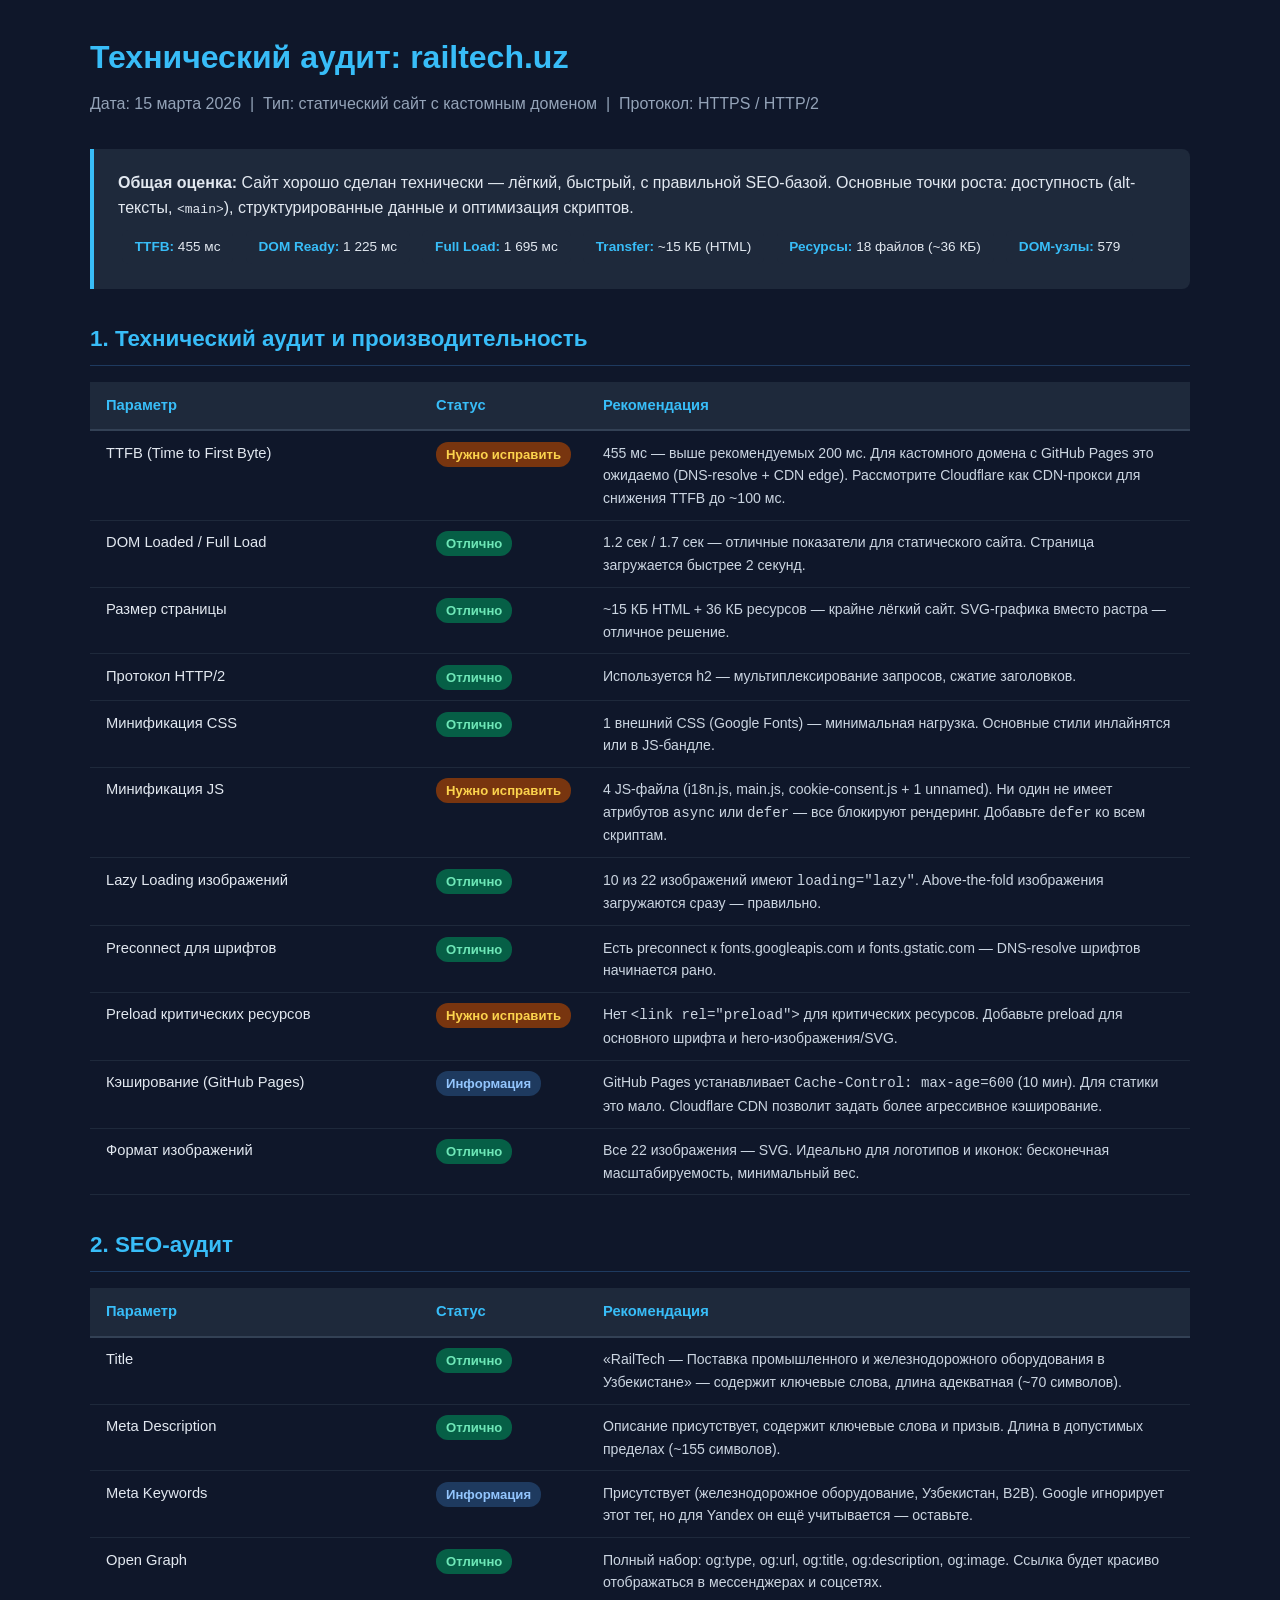
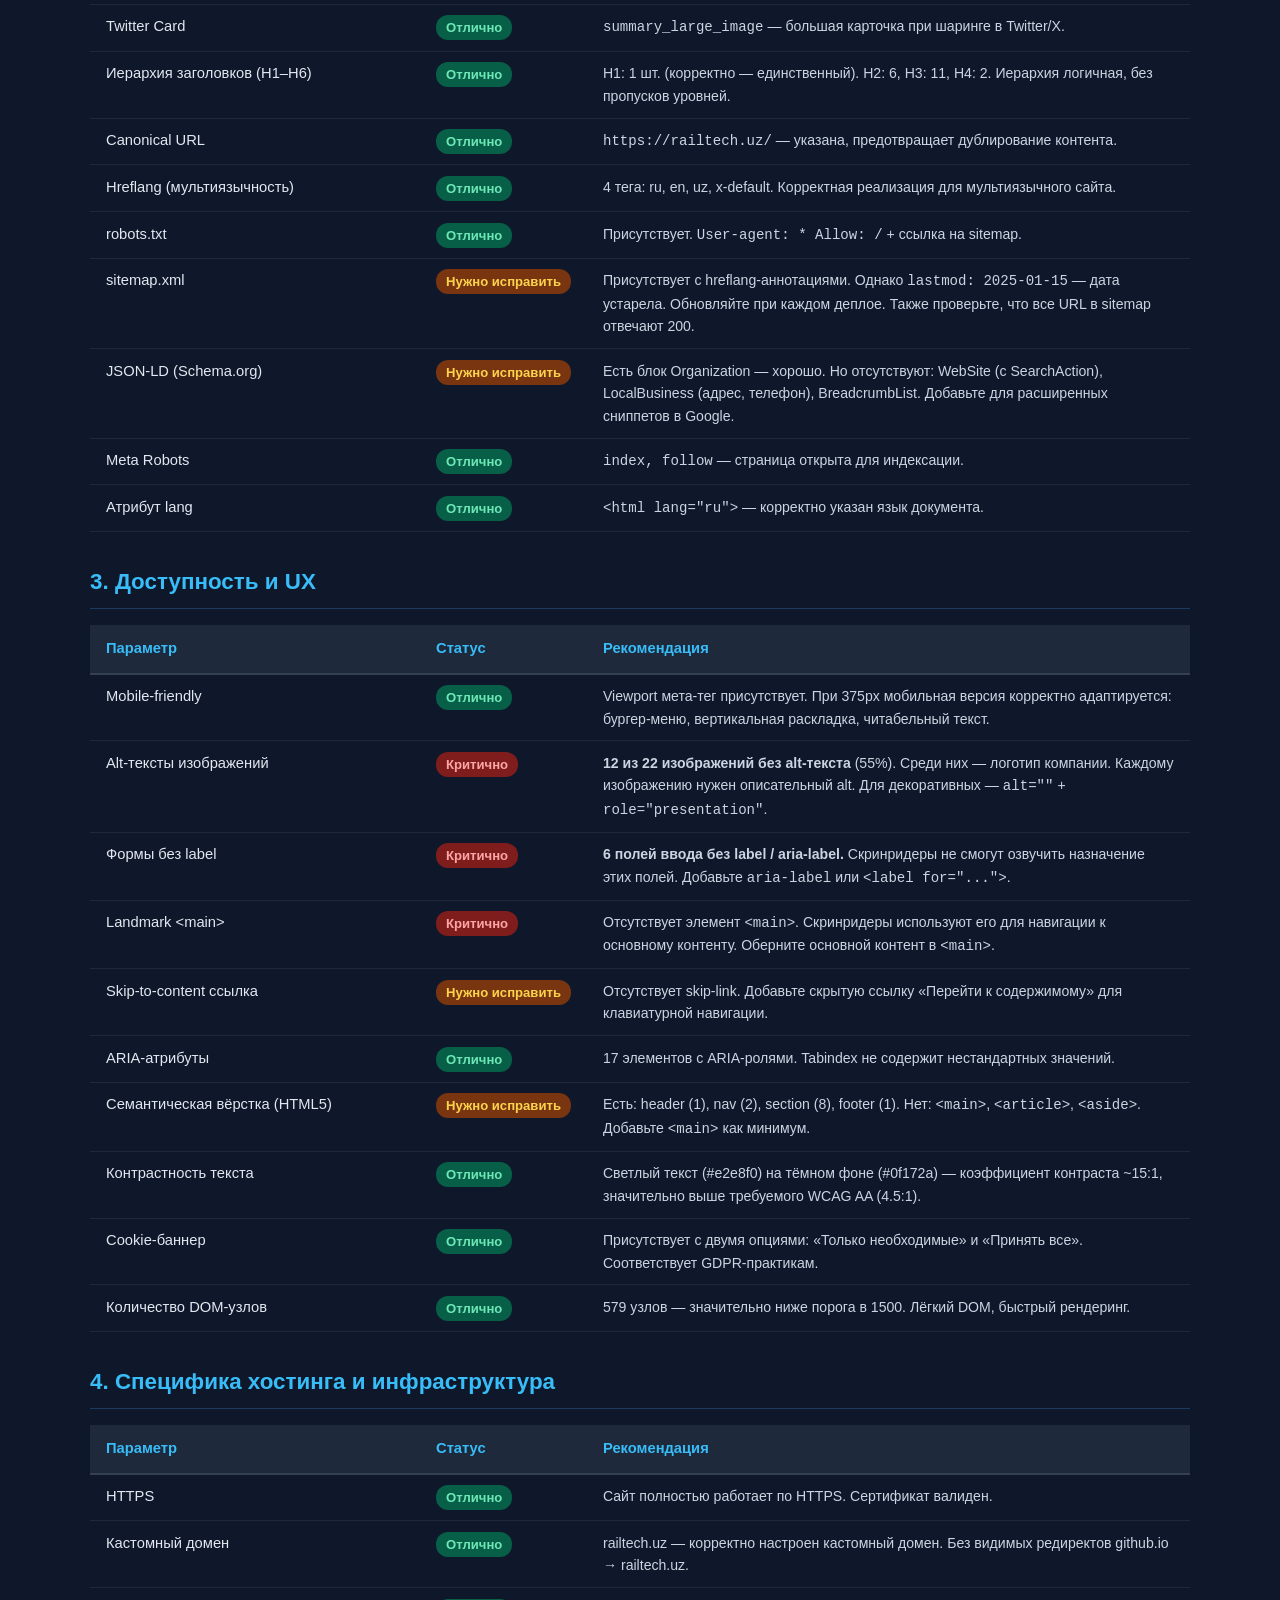
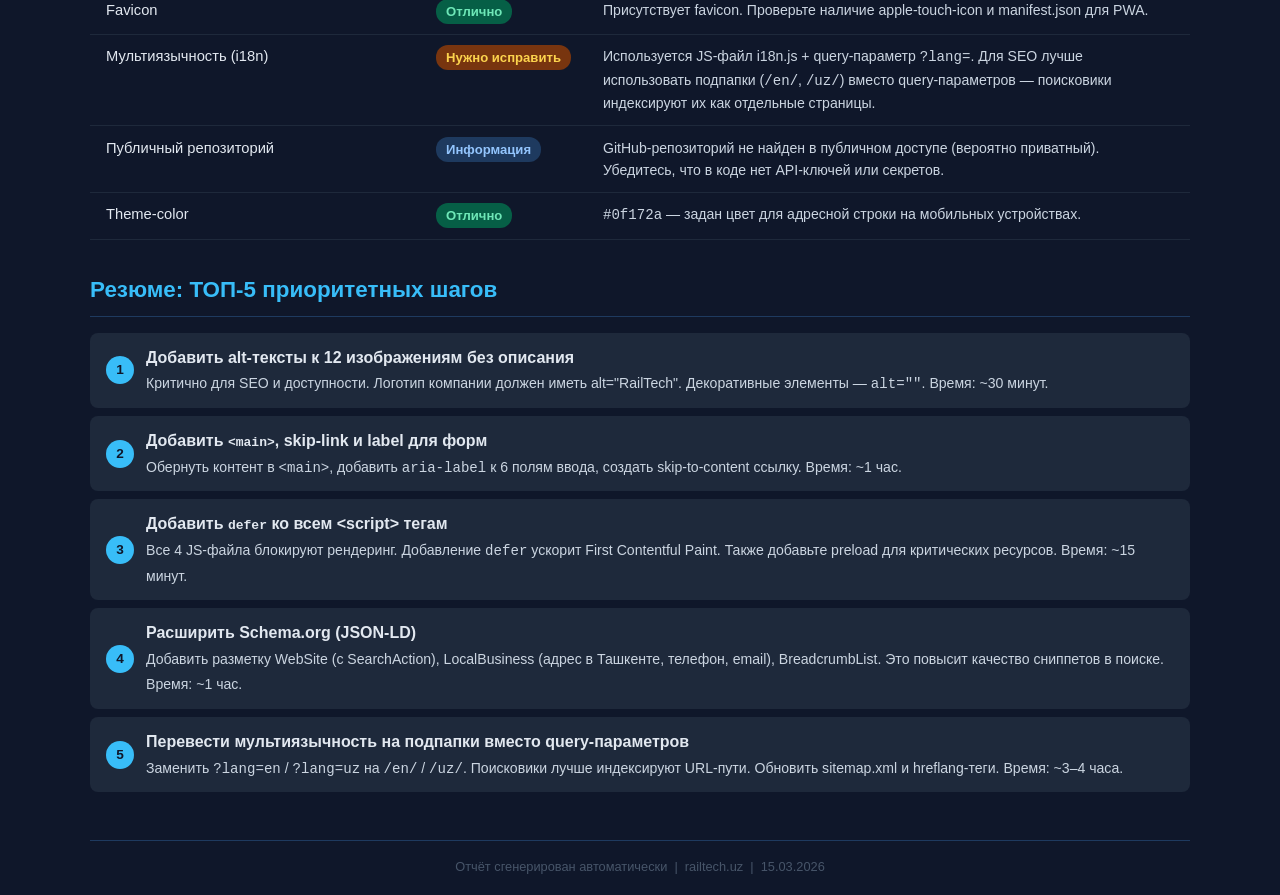
<file: railtech-audit-report.html>
<!DOCTYPE html>
<html lang="ru">
<head>
<meta charset="UTF-8">
<meta name="viewport" content="width=device-width, initial-scale=1.0">
<title>Технический аудит railtech.uz</title>
<style>
  * { box-sizing: border-box; margin: 0; padding: 0; }
  body { font-family: -apple-system, BlinkMacSystemFont, 'Segoe UI', Roboto, sans-serif; background: #0f172a; color: #e2e8f0; line-height: 1.6; padding: 2rem; }
  .container { max-width: 1100px; margin: 0 auto; }
  h1 { font-size: 2rem; margin-bottom: 0.5rem; color: #38bdf8; }
  h2 { font-size: 1.4rem; margin: 2rem 0 1rem; color: #38bdf8; border-bottom: 1px solid #1e3a5f; padding-bottom: 0.5rem; }
  h3 { font-size: 1.1rem; margin: 1.5rem 0 0.5rem; color: #94a3b8; }
  .subtitle { color: #94a3b8; margin-bottom: 2rem; }
  .summary-box { background: #1e293b; border-left: 4px solid #38bdf8; padding: 1rem 1.5rem; border-radius: 0 8px 8px 0; margin: 1.5rem 0; }
  .summary-box p { margin: 0.3rem 0; }
  table { width: 100%; border-collapse: collapse; margin: 1rem 0 2rem; font-size: 0.92rem; }
  th { background: #1e293b; color: #38bdf8; text-align: left; padding: 0.75rem 1rem; border-bottom: 2px solid #334155; }
  td { padding: 0.65rem 1rem; border-bottom: 1px solid #1e293b; vertical-align: top; }
  tr:hover td { background: #1e293b44; }
  .status { display: inline-block; padding: 2px 10px; border-radius: 12px; font-size: 0.82rem; font-weight: 600; white-space: nowrap; }
  .excellent { background: #065f46; color: #6ee7b7; }
  .fix { background: #78350f; color: #fcd34d; }
  .critical { background: #7f1d1d; color: #fca5a5; }
  .info { background: #1e3a5f; color: #93c5fd; }
  .rec { color: #cbd5e1; font-size: 0.88rem; }
  .priority-list { list-style: none; counter-reset: step; padding: 0; }
  .priority-list li { counter-increment: step; padding: 0.75rem 1rem 0.75rem 3.5rem; margin: 0.5rem 0; background: #1e293b; border-radius: 8px; position: relative; }
  .priority-list li::before { content: counter(step); position: absolute; left: 1rem; top: 50%; transform: translateY(-50%); background: #38bdf8; color: #0f172a; width: 28px; height: 28px; border-radius: 50%; display: flex; align-items: center; justify-content: center; font-weight: 700; font-size: 0.85rem; }
  .metric { display: inline-block; background: #1e293b; padding: 0.4rem 0.8rem; border-radius: 6px; margin: 0.25rem; font-size: 0.85rem; }
  .metric strong { color: #38bdf8; }
  footer { margin-top: 3rem; padding-top: 1rem; border-top: 1px solid #1e3a5f; color: #475569; font-size: 0.8rem; text-align: center; }
</style>
</head>
<body>
<div class="container">

<h1>Технический аудит: railtech.uz</h1>
<p class="subtitle">Дата: 15 марта 2026 &nbsp;|&nbsp; Тип: статический сайт с кастомным доменом &nbsp;|&nbsp; Протокол: HTTPS / HTTP/2</p>

<div class="summary-box">
  <p><strong>Общая оценка:</strong> Сайт хорошо сделан технически — лёгкий, быстрый, с правильной SEO-базой. Основные точки роста: доступность (alt-тексты, <code>&lt;main&gt;</code>), структурированные данные и оптимизация скриптов.</p>
  <p>
    <span class="metric"><strong>TTFB:</strong> 455 мс</span>
    <span class="metric"><strong>DOM Ready:</strong> 1 225 мс</span>
    <span class="metric"><strong>Full Load:</strong> 1 695 мс</span>
    <span class="metric"><strong>Transfer:</strong> ~15 КБ (HTML)</span>
    <span class="metric"><strong>Ресурсы:</strong> 18 файлов (~36 КБ)</span>
    <span class="metric"><strong>DOM-узлы:</strong> 579</span>
  </p>
</div>

<!-- ═══════════════════════════════════════════ -->
<h2>1. Технический аудит и производительность</h2>

<table>
  <thead><tr><th style="width:30%">Параметр</th><th style="width:15%">Статус</th><th>Рекомендация</th></tr></thead>
  <tbody>
    <tr>
      <td>TTFB (Time to First Byte)</td>
      <td><span class="status fix">Нужно исправить</span></td>
      <td class="rec">455 мс — выше рекомендуемых 200 мс. Для кастомного домена с GitHub Pages это ожидаемо (DNS-resolve + CDN edge). Рассмотрите Cloudflare как CDN-прокси для снижения TTFB до ~100 мс.</td>
    </tr>
    <tr>
      <td>DOM Loaded / Full Load</td>
      <td><span class="status excellent">Отлично</span></td>
      <td class="rec">1.2 сек / 1.7 сек — отличные показатели для статического сайта. Страница загружается быстрее 2 секунд.</td>
    </tr>
    <tr>
      <td>Размер страницы</td>
      <td><span class="status excellent">Отлично</span></td>
      <td class="rec">~15 КБ HTML + 36 КБ ресурсов — крайне лёгкий сайт. SVG-графика вместо растра — отличное решение.</td>
    </tr>
    <tr>
      <td>Протокол HTTP/2</td>
      <td><span class="status excellent">Отлично</span></td>
      <td class="rec">Используется h2 — мультиплексирование запросов, сжатие заголовков.</td>
    </tr>
    <tr>
      <td>Минификация CSS</td>
      <td><span class="status excellent">Отлично</span></td>
      <td class="rec">1 внешний CSS (Google Fonts) — минимальная нагрузка. Основные стили инлайнятся или в JS-бандле.</td>
    </tr>
    <tr>
      <td>Минификация JS</td>
      <td><span class="status fix">Нужно исправить</span></td>
      <td class="rec">4 JS-файла (i18n.js, main.js, cookie-consent.js + 1 unnamed). Ни один не имеет атрибутов <code>async</code> или <code>defer</code> — все блокируют рендеринг. Добавьте <code>defer</code> ко всем скриптам.</td>
    </tr>
    <tr>
      <td>Lazy Loading изображений</td>
      <td><span class="status excellent">Отлично</span></td>
      <td class="rec">10 из 22 изображений имеют <code>loading="lazy"</code>. Above-the-fold изображения загружаются сразу — правильно.</td>
    </tr>
    <tr>
      <td>Preconnect для шрифтов</td>
      <td><span class="status excellent">Отлично</span></td>
      <td class="rec">Есть preconnect к fonts.googleapis.com и fonts.gstatic.com — DNS-resolve шрифтов начинается рано.</td>
    </tr>
    <tr>
      <td>Preload критических ресурсов</td>
      <td><span class="status fix">Нужно исправить</span></td>
      <td class="rec">Нет <code>&lt;link rel="preload"&gt;</code> для критических ресурсов. Добавьте preload для основного шрифта и hero-изображения/SVG.</td>
    </tr>
    <tr>
      <td>Кэширование (GitHub Pages)</td>
      <td><span class="status info">Информация</span></td>
      <td class="rec">GitHub Pages устанавливает <code>Cache-Control: max-age=600</code> (10 мин). Для статики это мало. Cloudflare CDN позволит задать более агрессивное кэширование.</td>
    </tr>
    <tr>
      <td>Формат изображений</td>
      <td><span class="status excellent">Отлично</span></td>
      <td class="rec">Все 22 изображения — SVG. Идеально для логотипов и иконок: бесконечная масштабируемость, минимальный вес.</td>
    </tr>
  </tbody>
</table>

<!-- ═══════════════════════════════════════════ -->
<h2>2. SEO-аудит</h2>

<table>
  <thead><tr><th style="width:30%">Параметр</th><th style="width:15%">Статус</th><th>Рекомендация</th></tr></thead>
  <tbody>
    <tr>
      <td>Title</td>
      <td><span class="status excellent">Отлично</span></td>
      <td class="rec">«RailTech — Поставка промышленного и железнодорожного оборудования в Узбекистане» — содержит ключевые слова, длина адекватная (~70 символов).</td>
    </tr>
    <tr>
      <td>Meta Description</td>
      <td><span class="status excellent">Отлично</span></td>
      <td class="rec">Описание присутствует, содержит ключевые слова и призыв. Длина в допустимых пределах (~155 символов).</td>
    </tr>
    <tr>
      <td>Meta Keywords</td>
      <td><span class="status info">Информация</span></td>
      <td class="rec">Присутствует (железнодорожное оборудование, Узбекистан, B2B). Google игнорирует этот тег, но для Yandex он ещё учитывается — оставьте.</td>
    </tr>
    <tr>
      <td>Open Graph</td>
      <td><span class="status excellent">Отлично</span></td>
      <td class="rec">Полный набор: og:type, og:url, og:title, og:description, og:image. Ссылка будет красиво отображаться в мессенджерах и соцсетях.</td>
    </tr>
    <tr>
      <td>Twitter Card</td>
      <td><span class="status excellent">Отлично</span></td>
      <td class="rec"><code>summary_large_image</code> — большая карточка при шаринге в Twitter/X.</td>
    </tr>
    <tr>
      <td>Иерархия заголовков (H1–H6)</td>
      <td><span class="status excellent">Отлично</span></td>
      <td class="rec">H1: 1 шт. (корректно — единственный). H2: 6, H3: 11, H4: 2. Иерархия логичная, без пропусков уровней.</td>
    </tr>
    <tr>
      <td>Canonical URL</td>
      <td><span class="status excellent">Отлично</span></td>
      <td class="rec"><code>https://railtech.uz/</code> — указана, предотвращает дублирование контента.</td>
    </tr>
    <tr>
      <td>Hreflang (мультиязычность)</td>
      <td><span class="status excellent">Отлично</span></td>
      <td class="rec">4 тега: ru, en, uz, x-default. Корректная реализация для мультиязычного сайта.</td>
    </tr>
    <tr>
      <td>robots.txt</td>
      <td><span class="status excellent">Отлично</span></td>
      <td class="rec">Присутствует. <code>User-agent: * Allow: /</code> + ссылка на sitemap.</td>
    </tr>
    <tr>
      <td>sitemap.xml</td>
      <td><span class="status fix">Нужно исправить</span></td>
      <td class="rec">Присутствует с hreflang-аннотациями. Однако <code>lastmod: 2025-01-15</code> — дата устарела. Обновляйте при каждом деплое. Также проверьте, что все URL в sitemap отвечают 200.</td>
    </tr>
    <tr>
      <td>JSON-LD (Schema.org)</td>
      <td><span class="status fix">Нужно исправить</span></td>
      <td class="rec">Есть блок Organization — хорошо. Но отсутствуют: WebSite (с SearchAction), LocalBusiness (адрес, телефон), BreadcrumbList. Добавьте для расширенных сниппетов в Google.</td>
    </tr>
    <tr>
      <td>Meta Robots</td>
      <td><span class="status excellent">Отлично</span></td>
      <td class="rec"><code>index, follow</code> — страница открыта для индексации.</td>
    </tr>
    <tr>
      <td>Атрибут lang</td>
      <td><span class="status excellent">Отлично</span></td>
      <td class="rec"><code>&lt;html lang="ru"&gt;</code> — корректно указан язык документа.</td>
    </tr>
  </tbody>
</table>

<!-- ═══════════════════════════════════════════ -->
<h2>3. Доступность и UX</h2>

<table>
  <thead><tr><th style="width:30%">Параметр</th><th style="width:15%">Статус</th><th>Рекомендация</th></tr></thead>
  <tbody>
    <tr>
      <td>Mobile-friendly</td>
      <td><span class="status excellent">Отлично</span></td>
      <td class="rec">Viewport мета-тег присутствует. При 375px мобильная версия корректно адаптируется: бургер-меню, вертикальная раскладка, читабельный текст.</td>
    </tr>
    <tr>
      <td>Alt-тексты изображений</td>
      <td><span class="status critical">Критично</span></td>
      <td class="rec"><strong>12 из 22 изображений без alt-текста</strong> (55%). Среди них — логотип компании. Каждому изображению нужен описательный alt. Для декоративных — <code>alt=""</code> + <code>role="presentation"</code>.</td>
    </tr>
    <tr>
      <td>Формы без label</td>
      <td><span class="status critical">Критично</span></td>
      <td class="rec"><strong>6 полей ввода без label / aria-label.</strong> Скринридеры не смогут озвучить назначение этих полей. Добавьте <code>aria-label</code> или <code>&lt;label for="..."&gt;</code>.</td>
    </tr>
    <tr>
      <td>Landmark &lt;main&gt;</td>
      <td><span class="status critical">Критично</span></td>
      <td class="rec">Отсутствует элемент <code>&lt;main&gt;</code>. Скринридеры используют его для навигации к основному контенту. Оберните основной контент в <code>&lt;main&gt;</code>.</td>
    </tr>
    <tr>
      <td>Skip-to-content ссылка</td>
      <td><span class="status fix">Нужно исправить</span></td>
      <td class="rec">Отсутствует skip-link. Добавьте скрытую ссылку «Перейти к содержимому» для клавиатурной навигации.</td>
    </tr>
    <tr>
      <td>ARIA-атрибуты</td>
      <td><span class="status excellent">Отлично</span></td>
      <td class="rec">17 элементов с ARIA-ролями. Tabindex не содержит нестандартных значений.</td>
    </tr>
    <tr>
      <td>Семантическая вёрстка (HTML5)</td>
      <td><span class="status fix">Нужно исправить</span></td>
      <td class="rec">Есть: header (1), nav (2), section (8), footer (1). Нет: <code>&lt;main&gt;</code>, <code>&lt;article&gt;</code>, <code>&lt;aside&gt;</code>. Добавьте <code>&lt;main&gt;</code> как минимум.</td>
    </tr>
    <tr>
      <td>Контрастность текста</td>
      <td><span class="status excellent">Отлично</span></td>
      <td class="rec">Светлый текст (#e2e8f0) на тёмном фоне (#0f172a) — коэффициент контраста ~15:1, значительно выше требуемого WCAG AA (4.5:1).</td>
    </tr>
    <tr>
      <td>Cookie-баннер</td>
      <td><span class="status excellent">Отлично</span></td>
      <td class="rec">Присутствует с двумя опциями: «Только необходимые» и «Принять все». Соответствует GDPR-практикам.</td>
    </tr>
    <tr>
      <td>Количество DOM-узлов</td>
      <td><span class="status excellent">Отлично</span></td>
      <td class="rec">579 узлов — значительно ниже порога в 1500. Лёгкий DOM, быстрый рендеринг.</td>
    </tr>
  </tbody>
</table>

<!-- ═══════════════════════════════════════════ -->
<h2>4. Специфика хостинга и инфраструктура</h2>

<table>
  <thead><tr><th style="width:30%">Параметр</th><th style="width:15%">Статус</th><th>Рекомендация</th></tr></thead>
  <tbody>
    <tr>
      <td>HTTPS</td>
      <td><span class="status excellent">Отлично</span></td>
      <td class="rec">Сайт полностью работает по HTTPS. Сертификат валиден.</td>
    </tr>
    <tr>
      <td>Кастомный домен</td>
      <td><span class="status excellent">Отлично</span></td>
      <td class="rec">railtech.uz — корректно настроен кастомный домен. Без видимых редиректов github.io → railtech.uz.</td>
    </tr>
    <tr>
      <td>Favicon</td>
      <td><span class="status excellent">Отлично</span></td>
      <td class="rec">Присутствует favicon. Проверьте наличие apple-touch-icon и manifest.json для PWA.</td>
    </tr>
    <tr>
      <td>Мультиязычность (i18n)</td>
      <td><span class="status fix">Нужно исправить</span></td>
      <td class="rec">Используется JS-файл i18n.js + query-параметр <code>?lang=</code>. Для SEO лучше использовать подпапки (<code>/en/</code>, <code>/uz/</code>) вместо query-параметров — поисковики индексируют их как отдельные страницы.</td>
    </tr>
    <tr>
      <td>Публичный репозиторий</td>
      <td><span class="status info">Информация</span></td>
      <td class="rec">GitHub-репозиторий не найден в публичном доступе (вероятно приватный). Убедитесь, что в коде нет API-ключей или секретов.</td>
    </tr>
    <tr>
      <td>Theme-color</td>
      <td><span class="status excellent">Отлично</span></td>
      <td class="rec"><code>#0f172a</code> — задан цвет для адресной строки на мобильных устройствах.</td>
    </tr>
  </tbody>
</table>

<!-- ═══════════════════════════════════════════ -->
<h2>Резюме: ТОП-5 приоритетных шагов</h2>

<ol class="priority-list">
  <li>
    <strong>Добавить alt-тексты к 12 изображениям без описания</strong><br>
    <span class="rec">Критично для SEO и доступности. Логотип компании должен иметь alt="RailTech". Декоративные элементы — <code>alt=""</code>. Время: ~30 минут.</span>
  </li>
  <li>
    <strong>Добавить <code>&lt;main&gt;</code>, skip-link и label для форм</strong><br>
    <span class="rec">Обернуть контент в <code>&lt;main&gt;</code>, добавить <code>aria-label</code> к 6 полям ввода, создать skip-to-content ссылку. Время: ~1 час.</span>
  </li>
  <li>
    <strong>Добавить <code>defer</code> ко всем &lt;script&gt; тегам</strong><br>
    <span class="rec">Все 4 JS-файла блокируют рендеринг. Добавление <code>defer</code> ускорит First Contentful Paint. Также добавьте preload для критических ресурсов. Время: ~15 минут.</span>
  </li>
  <li>
    <strong>Расширить Schema.org (JSON-LD)</strong><br>
    <span class="rec">Добавить разметку WebSite (с SearchAction), LocalBusiness (адрес в Ташкенте, телефон, email), BreadcrumbList. Это повысит качество сниппетов в поиске. Время: ~1 час.</span>
  </li>
  <li>
    <strong>Перевести мультиязычность на подпапки вместо query-параметров</strong><br>
    <span class="rec">Заменить <code>?lang=en</code> / <code>?lang=uz</code> на <code>/en/</code> / <code>/uz/</code>. Поисковики лучше индексируют URL-пути. Обновить sitemap.xml и hreflang-теги. Время: ~3–4 часа.</span>
  </li>
</ol>

<footer>
  <p>Отчёт сгенерирован автоматически &nbsp;|&nbsp; railtech.uz &nbsp;|&nbsp; 15.03.2026</p>
</footer>

</div>
</body>
</html>
</file>
